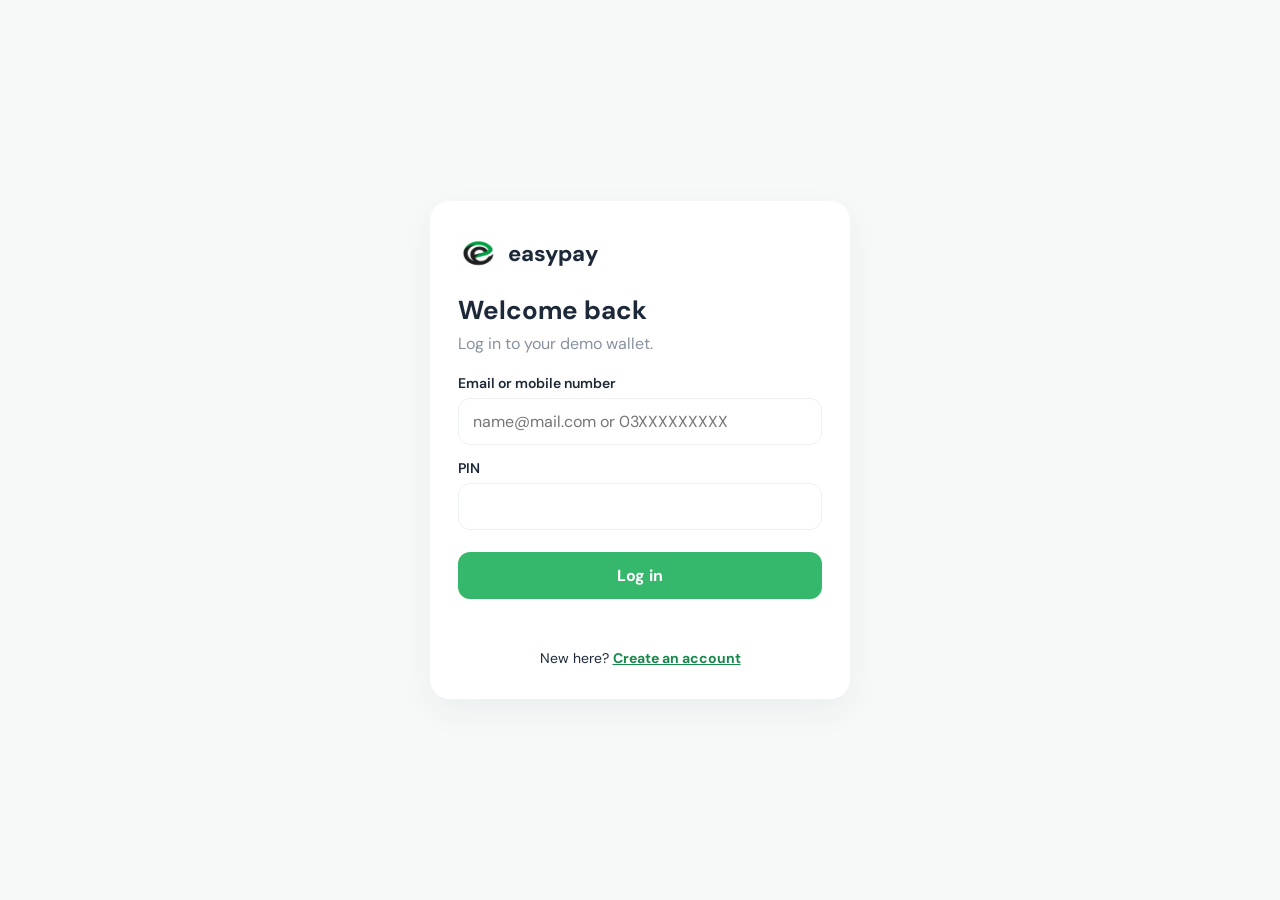
<file: src/main/webapp/login.html>
<!DOCTYPE html>
<html lang="en">
<head>
  <meta charset="UTF-8">
  <meta name="viewport" content="width=device-width, initial-scale=1.0">
  <title>Easypay | Log in</title>
  <link rel="stylesheet" href="style.css">
  <link rel="stylesheet" href="auth.css">
  <script src="auth.js" defer></script>
</head>
<body>
  <main class="auth-page">
    <section class="auth-card">
      <div class="auth-brand">
        <img src="easypay-logo.png" alt="Easypay logo">
        <span>easypay</span>
      </div>
      <h1>Welcome back</h1>
      <p>Log in to your demo wallet.</p>

      <form id="loginForm">
        <label for="identifier">Email or mobile number</label>
        <input id="identifier" name="identifier" type="text"
               placeholder="name@mail.com or 03XXXXXXXXX"
               autocomplete="username" required>

        <label for="pin">PIN</label>
        <input id="pin" name="pin" type="password" inputmode="numeric"
               maxlength="5" autocomplete="current-password" required>

        <button class="auth-button" type="submit">Log in</button>
        <div class="auth-message" id="authMessage"></div>
      </form>

      <div class="auth-switch">
        New here? <a href="register.html">Create an account</a>
      </div>
    </section>
  </main>
</body>
</html>
</file>
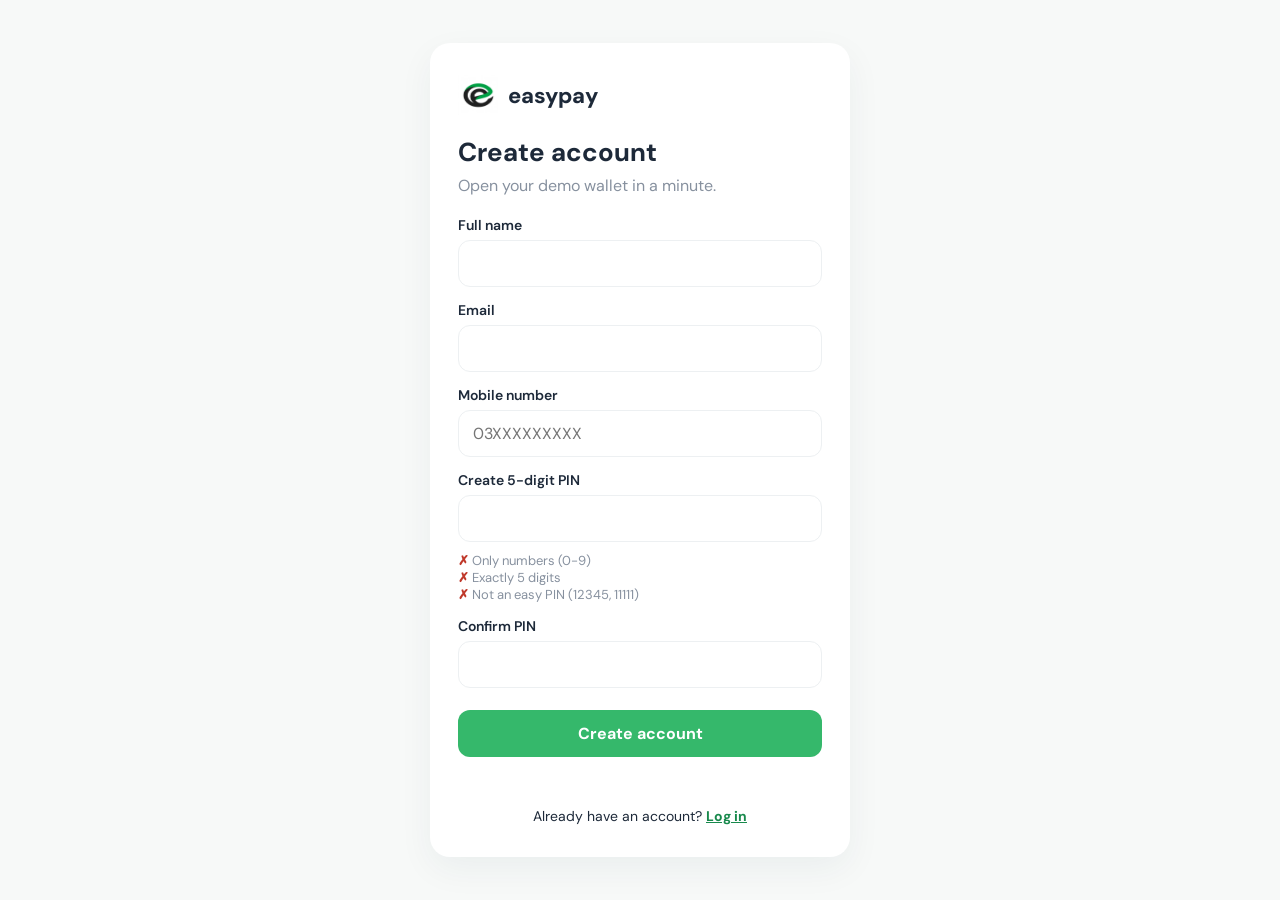
<file: src/main/webapp/register.html>
<!DOCTYPE html>
<html lang="en">
<head>
  <meta charset="UTF-8">
  <meta name="viewport" content="width=device-width, initial-scale=1.0">
  <title>Easypay | Create account</title>
  <link rel="stylesheet" href="style.css">
  <link rel="stylesheet" href="auth.css">
  <script src="auth.js" defer></script>
</head>
<body>
  <main class="auth-page">
    <section class="auth-card">
      <div class="auth-brand">
        <img src="easypay-logo.png" alt="Easypay logo">
        <span>easypay</span>
      </div>
      <h1>Create account</h1>
      <p>Open your demo wallet in a minute.</p>

      <form id="registerForm">
        <label for="fullName">Full name</label>
        <input id="fullName" name="fullName" type="text" maxlength="100" required>

        <label for="email">Email</label>
        <input id="email" name="email" type="email" maxlength="150" required>

        <label for="phone">Mobile number</label>
        <input id="phone" name="phone" type="tel" placeholder="03XXXXXXXXX" maxlength="20" required>

        <label for="pin">Create 5-digit PIN</label>
        <input id="pin" name="pin" type="password" inputmode="numeric"
               maxlength="5" autocomplete="new-password" required>

        <ul class="rules" id="pinRules">
          <li data-rule="digits">Only numbers (0-9)</li>
          <li data-rule="length">Exactly 5 digits</li>
          <li data-rule="strong">Not an easy PIN (12345, 11111)</li>
        </ul>

        <label for="confirmPin">Confirm PIN</label>
        <input id="confirmPin" name="confirmPin" type="password" inputmode="numeric"
               maxlength="5" autocomplete="new-password" required>

        <button class="auth-button" type="submit">Create account</button>
        <div class="auth-message" id="authMessage"></div>
      </form>

      <div class="auth-switch">
        Already have an account? <a href="login.html">Log in</a>
      </div>
    </section>
  </main>
</body>
</html>
</file>
<file: src/main/webapp/style.css>
@import url('https://fonts.googleapis.com/css2?family=DM+Sans:wght@400;500;600;700;800&family=Manrope:wght@400;500;600;700;800&display=swap');

:root {
  --green: #35b86b;
  --green-dark: #18894c;
  --green-soft: #eaf8ef;
  --yellow: #f7d84a;
  --navy: #142b4a;
  --navy-soft: #eaf0f7;
  --ink: #1d2939;
  --muted: #87919f;
  --line: #edf0f2;
  --surface: #ffffff;
  --page: #f7f9f8;
  --radius: 20px;
  --shadow: 0 12px 35px rgba(27, 47, 68, .055);
}

/* ==============================
   GLOBAL STYLES
============================== */

* {
  box-sizing: border-box;
}

html {
  scroll-behavior: smooth;
}

body {
  margin: 0;
  background: var(--page);
  color: var(--ink);
  font-family: 'DM Sans', sans-serif;
}

button,
input {
  font: inherit;
}

button {
  cursor: pointer;
}

.app-shell {
  min-height: 100vh;
}

/* ==============================
   SIDEBAR
============================== */

.sidebar {
  width: 248px;
  background: #fff;
  border-right: 1px solid var(--line);
  position: fixed;
  inset: 0 auto 0 0;
  padding: 30px 20px 22px;
  display: flex;
  flex-direction: column;
  z-index: 20;
}

.brand {
  display: flex;
  align-items: center;
  gap: 10px;
  color: var(--navy);
  font: 800 25px Manrope, sans-serif;
  text-decoration: none;
  letter-spacing: -1.3px;
  padding: 0 10px;
}

.brand-logo {
  width: 42px;
  height: 42px;
  object-fit: contain;
  border-radius: 9px;
  flex: 0 0 auto;
}

.brand-dot {
  color: var(--green);
}

/* Mobile brand is hidden on desktop */
.mobile-brand {
  display: none;
  align-items: center;
  gap: 9px;
  width: 100%;
  text-decoration: none;
  color: var(--navy);
  font: 800 25px Manrope, sans-serif;
  letter-spacing: -1px;
}

.mobile-brand img {
  width: 43px;
  height: 43px;
  object-fit: contain;
  flex: 0 0 auto;
}

.profile-mini {
  display: flex;
  align-items: center;
  gap: 11px;
  margin: 42px 7px 29px;
  padding: 14px 10px;
  border-radius: 15px;
  background: #f8faf9;
}

.avatar,
.top-avatar {
  display: grid;
  place-items: center;
  border-radius: 50%;
  background: #f8e7a0;
  color: var(--navy);
  font-weight: 800;
}

.avatar {
  width: 39px;
  height: 39px;
}

.profile-mini strong,
.profile-mini small {
  display: block;
}

.profile-mini strong {
  font-size: 13px;
}

.profile-mini small {
  color: var(--muted);
  font-size: 11px;
  margin-top: 3px;
}

.side-nav {
  display: grid;
  gap: 7px;
}

.nav-link {
  display: flex;
  align-items: center;
  gap: 13px;
  padding: 12px 13px;
  color: #7c8794;
  text-decoration: none;
  border-radius: 11px;
  font-size: 13px;
  font-weight: 600;
  transition: .2s ease;
}

.nav-link:hover,
.nav-link.active {
  background: #edf8f1;
  color: var(--green-dark);
}

.nav-icon {
  width: 19px;
  text-align: center;
  font-size: 17px;
}

.sidebar-bottom {
  margin-top: auto;
}

.help-card {
  background: #f4f7fa;
  padding: 17px;
  border-radius: 15px;
  margin: 0 2px 20px;
}

.help-icon {
  width: 25px;
  height: 25px;
  display: grid;
  place-items: center;
  border-radius: 50%;
  background: var(--navy);
  color: white;
  font-weight: 700;
  margin-bottom: 12px;
}

.help-card strong {
  font-size: 12px;
}

.help-card p {
  font-size: 11px;
  color: var(--muted);
  line-height: 1.5;
  margin: 6px 0 10px;
}

.text-button,
.view-all {
  border: 0;
  background: none;
  color: var(--green-dark);
  font-weight: 700;
  font-size: 11px;
  padding: 0;
}

/* ==============================
   MAIN CONTENT & HEADER
============================== */

.main-content {
  margin-left: 248px;
  padding: 35px clamp(22px, 4vw, 58px) 22px;
  max-width: 1600px;
}

.topbar {
  display: flex;
  justify-content: space-between;
  align-items: center;
  margin-bottom: 29px;
}

.eyebrow {
  display: block;
  color: #9aa4ae;
  font-size: 9px;
  font-weight: 800;
  letter-spacing: 1.35px;
}

.welcome h1 {
  font: 800 clamp(23px, 2.4vw, 31px) Manrope, sans-serif;
  letter-spacing: -1.1px;
  margin: 8px 0 0;
}

.welcome h1 span {
  color: var(--green-dark);
}

.top-actions {
  display: flex;
  align-items: center;
  gap: 19px;
}

.icon-button {
  border: 1px solid var(--line);
  background: white;
  width: 40px;
  height: 40px;
  border-radius: 13px;
  font-size: 21px;
  color: var(--navy);
  position: relative;
}

.notification-button i {
  width: 6px;
  height: 6px;
  border-radius: 50%;
  background: #efbd34;
  position: absolute;
  right: 9px;
  top: 8px;
  border: 1px solid white;
}

.top-avatar {
  width: 41px;
  height: 41px;
}

.mobile-menu {
  display: none;
  border: 0;
  background: white;
  border-radius: 10px;
  width: 40px;
  height: 40px;
  color: var(--navy);
}

/* ==============================
   DASHBOARD GRID
============================== */

.dashboard-grid {
  display: grid;
  grid-template-columns: minmax(0, 1.05fr) minmax(0, 1fr);
  gap: 20px;
  align-items: stretch;
}

.balance-card,
.quick-card,
.spending-card,
.transactions-card,
.promo-card {
  border-radius: var(--radius);
  box-shadow: var(--shadow);
}

/* ==============================
   BALANCE CARD
============================== */

.balance-card {
  min-height: 235px;
  padding: 25px 27px 20px;
  color: white;
  background: linear-gradient(
    116deg,
    #188b4c 0%,
    #2eb568 68%,
    #46c77c 100%
  );
  position: relative;
  overflow: hidden;
}

.balance-top,
.balance-footer {
  display: flex;
  align-items: center;
  justify-content: space-between;
  position: relative;
  z-index: 2;
}

.balance-label {
  font-size: 9px;
  letter-spacing: 1.3px;
  font-weight: 800;
  color: rgba(255,255,255,.8);
}

.secure-pill {
  font-size: 9px;
  border: 1px solid rgba(255,255,255,.3);
  background: rgba(255,255,255,.12);
  padding: 6px 9px;
  border-radius: 30px;
}

.secure-pill span {
  color: #ffe36c;
  font-size: 8px;
  margin-right: 4px;
}

.balance-line {
  display: flex;
  align-items: center;
  gap: 15px;
  margin-top: 28px;
  position: relative;
  z-index: 2;
}

.balance-line h2 {
  font: 800 clamp(27px, 3vw, 37px) Manrope, sans-serif;
  letter-spacing: -1.3px;
  margin: 0;
}

.balance-line h2 span {
  font-size: .55em;
  opacity: .8;
}

.eye-button {
  background: rgba(255,255,255,.17);
  border: 1px solid rgba(255,255,255,.22);
  border-radius: 9px;
  color: white;
  width: 32px;
  height: 29px;
}

.balance-note {
  font-size: 11px;
  color: rgba(255,255,255,.75);
  margin: 5px 0 23px;
  position: relative;
  z-index: 2;
}

.balance-footer {
  border-top: 1px solid rgba(255,255,255,.22);
  padding-top: 13px;
  color: rgba(255,255,255,.83);
  font-size: 9px;
  letter-spacing: 1.2px;
  text-transform: uppercase;
}

.balance-footer span:last-child {
  font-size: 8px;
  letter-spacing: 1.5px;
}

.card-orb {
  position: absolute;
  border: 1px solid rgba(255,255,255,.15);
  border-radius: 50%;
}

.orb-one {
  width: 250px;
  height: 250px;
  right: -80px;
  top: -115px;
}

.orb-two {
  width: 180px;
  height: 180px;
  right: -30px;
  top: -80px;
}

/* ==============================
   QUICK ACTIONS
============================== */

.quick-card,
.spending-card,
.transactions-card {
  background: white;
  padding: 23px 24px;
}

.section-heading {
  display: flex;
  align-items: center;
  justify-content: space-between;
  margin-bottom: 20px;
}

.section-heading h2 {
  font: 800 17px Manrope, sans-serif;
  letter-spacing: -.5px;
  margin: 5px 0 0;
}

.tiny-spark {
  color: #e4bd27;
  font-size: 23px;
}

.action-grid {
  display: grid;
  grid-template-columns: repeat(4, 1fr);
  gap: 10px;
}

.action-item {
  border: 1px solid #f0f2f2;
  background: white;
  border-radius: 14px;
  padding: 13px 7px 11px;
  text-align: center;
  min-width: 0;
  transition: .2s ease;
}

.action-item:hover {
  transform: translateY(-3px);
  border-color: #cdebd8;
  box-shadow: 0 8px 18px rgba(30,140,78,.08);
}

.action-icon {
  display: grid;
  place-items: center;
  width: 39px;
  height: 39px;
  border-radius: 13px;
  margin: 0 auto 10px;
  font-size: 20px;
  font-weight: 700;
}

.send-icon {
  background: #e8f7ee;
  color: #269b59;
}

.add-icon {
  background: #fff6d9;
  color: #c89a11;
}

.bill-icon {
  background: #edf1f8;
  color: var(--navy);
}

.mobile-icon {
  background: #f1edfa;
  color: #7861b2;
}

.action-item strong,
.action-item small {
  display: block;
  white-space: nowrap;
}

.action-item strong {
  font-size: 10px;
}

.action-item small {
  font-size: 8px;
  color: #a0a8b0;
  margin-top: 5px;
}

/* ==============================
   MONTHLY OVERVIEW
============================== */

.spending-card {
  min-height: 255px;
}

.month-chip {
  font-size: 9px;
  padding: 7px 9px;
  border-radius: 8px;
  background: #f5f7f7;
  color: #7e8995;
}

.spending-numbers {
  display: flex;
  gap: 38px;
}

.spending-numbers small,
.spending-numbers strong {
  display: block;
}

.spending-numbers small {
  color: #9aa3ac;
  font-size: 9px;
  margin-bottom: 5px;
}

.spending-numbers strong {
  font-size: 12px;
}

.received {
  color: var(--green-dark);
}

.sent {
  color: var(--navy);
}

.bar-chart {
  height: 94px;
  display: flex;
  justify-content: space-around;
  align-items: end;
  border-bottom: 1px solid var(--line);
  margin-top: 13px;
  padding: 0 12px;
}

.bar-group {
  display: flex;
  align-items: end;
  gap: 4px;
  height: 100%;
  position: relative;
  padding-bottom: 17px;
}

.bar {
  display: block;
  width: 11px;
  border-radius: 4px 4px 0 0;
}

.received-bar {
  background: #45bf79;
}

.sent-bar {
  background: var(--navy);
  opacity: .82;
}

.bar-group small {
  position: absolute;
  bottom: 1px;
  left: 0;
  right: 0;
  text-align: center;
  color: #a1a9b1;
  font-size: 8px;
}

.chart-legend {
  display: flex;
  justify-content: center;
  gap: 17px;
  margin-top: 10px;
  color: #89939d;
  font-size: 8px;
}

.legend-dot {
  display: inline-block;
  width: 6px;
  height: 6px;
  border-radius: 50%;
  margin-right: 5px;
}

.green-dot {
  background: var(--green);
}

.navy-dot {
  background: var(--navy);
}

/* ==============================
   TRANSACTIONS
============================== */

.transactions-card {
  grid-column: 1 / -1;
}

.transaction-heading {
  margin-bottom: 12px;
}

.view-all {
  font-size: 10px;
}

.filter-row {
  display: flex;
  gap: 7px;
  margin-bottom: 8px;
}

.filter-chip {
  border: 0;
  background: #f5f7f7;
  color: #8c96a0;
  border-radius: 20px;
  padding: 6px 12px;
  font-size: 9px;
  font-weight: 700;
}

.filter-chip.active {
  background: var(--navy);
  color: white;
}

.transaction-row {
  display: grid;
  grid-template-columns: 37px minmax(120px, 1fr) auto 78px;
  align-items: center;
  gap: 12px;
  padding: 13px 0;
  border-bottom: 1px solid #f1f3f3;
}

.transaction-row:last-child {
  border-bottom: 0;
}

.transaction-icon {
  width: 34px;
  height: 34px;
  display: grid;
  place-items: center;
  border-radius: 11px;
  font-size: 17px;
  font-weight: 700;
}

.income {
  background: #eaf8ef;
  color: var(--green-dark);
}

.expense {
  background: #edf1f7;
  color: var(--navy);
}

.transaction-info strong,
.transaction-info small {
  display: block;
}

.transaction-info strong {
  font-size: 11px;
}

.transaction-info small {
  color: #a0a8b0;
  font-size: 9px;
  margin-top: 4px;
}

.transaction-amount {
  font-size: 11px;
  white-space: nowrap;
}

.positive {
  color: var(--green-dark);
}

.status {
  justify-self: end;
  color: #26965a;
  background: #eff9f2;
  border-radius: 20px;
  padding: 5px 8px;
  font-size: 8px;
}

.demo-note {
  color: #a0a8b0;
  font-size: 9px;
  margin: 9px 0 0;
}

/* ==============================
   PROMOTIONAL CARD
============================== */

.promo-card {
  min-height: 205px;
  background: #f4f6f8;
  overflow: hidden;
  position: relative;
  display: flex;
  align-items: center;
  padding: 23px 28px;
}

.promo-content {
  position: relative;
  z-index: 2;
}

.promo-tag {
  color: var(--green-dark);
  letter-spacing: 1.3px;
  font-size: 8px;
  font-weight: 800;
}

.promo-content h2 {
  font: 800 21px Manrope, sans-serif;
  color: var(--navy);
  line-height: 1.22;
  margin: 9px 0 7px;
}

.promo-content h2 em {
  color: var(--green-dark);
  font-style: normal;
}

.promo-content p {
  font-size: 9px;
  color: #8b96a1;
  margin: 0 0 13px;
}

.promo-button {
  background: var(--navy);
  color: white;
  border: 0;
  border-radius: 8px;
  padding: 9px 12px;
  font-size: 9px;
  font-weight: 700;
}

.promo-art {
  position: absolute;
  right: 20px;
  top: 0;
  bottom: 0;
  width: 43%;
  display: grid;
  place-items: center;
}

.art-circle {
  width: 150px;
  height: 150px;
  border-radius: 50%;
  background: #fff;
  display: grid;
  place-items: center;
  overflow: hidden;
  transform: rotate(-8deg);
  box-shadow: 12px 15px 0 rgba(20,43,74,.08);
}

.art-circle img {
  width: 92%;
  height: 92%;
  object-fit: contain;
  border-radius: 50%;
}

.art-spark {
  position: absolute;
  color: var(--green-dark);
  font-size: 26px;
}

.spark-a {
  top: 23px;
  right: 20px;
}

.spark-b {
  bottom: 25px;
  left: 13px;
  color: #d2a91f;
}

/* ==============================
   FOOTER
============================== */

.page-footer {
  display: flex;
  justify-content: space-between;
  gap: 10px;
  color: #a4acb4;
  font-size: 9px;
  padding: 24px 3px 0;
}

.page-footer b {
  color: #d8b62b;
}

/* ==============================
   MODAL
============================== */

.modal-backdrop {
  position: fixed;
  inset: 0;
  background: rgba(10,24,40,.48);
  display: grid;
  place-items: center;
  padding: 18px;
  z-index: 50;
}

.modal-backdrop[hidden] {
  display: none;
}

.action-modal {
  width: min(100%, 410px);
  background: white;
  border-radius: 22px;
  padding: 29px;
  position: relative;
  box-shadow: 0 25px 70px rgba(0,0,0,.2);
}

.modal-close {
  position: absolute;
  top: 15px;
  right: 17px;
  border: 0;
  background: #f3f5f5;
  border-radius: 50%;
  width: 30px;
  height: 30px;
  font-size: 21px;
  color: var(--navy);
}

.modal-symbol {
  display: grid;
  place-items: center;
  width: 44px;
  height: 44px;
  border-radius: 14px;
  background: var(--green-soft);
  color: var(--green-dark);
  font-size: 23px;
  margin-bottom: 17px;
}

.action-modal h2 {
  font: 800 24px Manrope;
  margin: 6px 0;
  color: var(--navy);
}

.action-modal p {
  color: #8c96a0;
  font-size: 12px;
  line-height: 1.5;
  margin: 0 0 20px;
}

.action-modal label {
  display: block;
  font-size: 10px;
  font-weight: 700;
  margin: 13px 0 7px;
}

.action-modal input {
  width: 100%;
  border: 1px solid #e4e9e8;
  border-radius: 10px;
  padding: 12px;
  outline: 0;
  font-size: 12px;
}

.action-modal input:focus {
  border-color: var(--green);
  box-shadow: 0 0 0 3px rgba(53,184,107,.12);
}

.submit-button {
  width: 100%;
  border: 0;
  background: var(--navy);
  color: white;
  padding: 13px;
  border-radius: 10px;
  margin-top: 19px;
  font-size: 12px;
  font-weight: 700;
}

.submit-button span {
  float: right;
}

.modal-disclaimer {
  display: block;
  color: #a1a9b1;
  font-size: 9px;
  line-height: 1.5;
  margin-top: 13px;
}

/* ==============================
   TOAST NOTIFICATION
============================== */

.toast {
  position: fixed;
  bottom: 22px;
  left: 50%;
  transform: translate(-50%, 20px);
  opacity: 0;
  pointer-events: none;
  background: var(--navy);
  color: white;
  border-radius: 10px;
  padding: 12px 17px;
  font-size: 11px;
  box-shadow: var(--shadow);
  transition: .25s ease;
  z-index: 80;
  max-width: calc(100% - 30px);
  text-align: center;
}

.toast.show {
  opacity: 1;
  transform: translate(-50%, 0);
}

/* ==============================
   ACCESSIBILITY
============================== */

button:focus-visible,
a:focus-visible {
  outline: 3px solid #e3bd28;
  outline-offset: 3px;
}

/* ==============================
   LARGE SCREENS
============================== */

@media (min-width: 1450px) {
  .dashboard-grid {
    grid-template-columns: 1.05fr 1fr;
  }

  .balance-card {
    min-height: 255px;
  }
}

/* ==============================
   TABLETS
============================== */

@media (max-width: 1050px) {
  .sidebar {
    width: 215px;
  }

  .main-content {
    margin-left: 215px;
    padding-inline: 25px;
  }

  .dashboard-grid {
    gap: 15px;
  }

  .quick-card,
  .spending-card,
  .transactions-card {
    padding: 20px;
  }

  .action-grid {
    grid-template-columns: repeat(2, 1fr);
  }

  .action-item {
    padding: 10px 5px;
  }
}

/* ==============================
   MOBILE DEVICES
============================== */

@media (max-width: 760px) {

  /* Sidebar mobile menu */
  .sidebar {
    transform: translateX(-100%);
    transition: transform .25s ease;
    box-shadow: 12px 0 30px rgba(20,43,74,.08);
  }

  .sidebar.open {
    transform: translateX(0);
  }

  /* Main layout */
  .main-content {
    margin-left: 0;
    padding: 20px 17px;
  }

  /* Header layout */
  .topbar {
    display: flex;
    flex-wrap: wrap;
    gap: 12px;
    margin-bottom: 22px;
  }

  /* Logo and name at the very top */
  .mobile-brand {
    display: flex;
    order: -1;
    width: 100%;
    margin-bottom: 5px;
  }

  .mobile-brand img {
    width: 45px;
    height: 45px;
  }

  .mobile-brand span {
    font-size: 25px;
  }

  /* Menu button */
  .mobile-menu {
    display: block;
    flex: 0 0 40px;
  }

  /* Welcome text */
  .welcome {
    flex: 1;
    min-width: 0;
  }

  .welcome .eyebrow {
    font-size: 7px;
  }

  .welcome h1 {
    font-size: 21px;
  }

  /* Profile and notification */
  .top-actions {
    gap: 9px;
  }

  .top-avatar {
    width: 36px;
    height: 36px;
  }

  /* Single column dashboard */
  .dashboard-grid {
    grid-template-columns: 1fr;
  }

  .transactions-card {
    grid-column: auto;
  }

  .balance-card {
    min-height: 220px;
  }

  .quick-card {
    padding: 20px;
  }

  .action-grid {
    grid-template-columns: repeat(4, 1fr);
  }

  .promo-card {
    min-height: 190px;
  }

  .page-footer {
    flex-direction: column;
    padding-top: 18px;
  }
}

/* ==============================
   SMALL MOBILE DEVICES
============================== */

@media (max-width: 430px) {

  .main-content {
    padding-inline: 12px;
  }

  .mobile-brand {
    gap: 8px;
  }

  .mobile-brand img {
    width: 41px;
    height: 41px;
  }

  .mobile-brand span {
    font-size: 23px;
  }

  .welcome h1 {
    font-size: 18px;
  }

  .welcome .eyebrow {
    letter-spacing: .7px;
    font-size: 6px;
  }

  .top-actions {
    gap: 7px;
  }

  .icon-button {
    width: 35px;
    height: 35px;
  }

  .top-avatar {
    width: 34px;
    height: 34px;
  }

  .balance-card {
    padding: 21px 19px;
  }

  .balance-line h2 {
    font-size: 28px;
  }

  .quick-card,
  .spending-card,
  .transactions-card {
    padding: 18px 15px;
  }

  .action-grid {
    gap: 6px;
  }

  .action-item {
    padding: 10px 3px;
  }

  .action-item strong {
    font-size: 8px;
  }

  .action-item small {
    font-size: 7px;
  }

  .action-icon {
    width: 34px;
    height: 34px;
  }

  .transaction-row {
    grid-template-columns: 32px minmax(95px, 1fr) auto;
    gap: 8px;
  }

  .transaction-icon {
    width: 30px;
    height: 30px;
  }

  .transaction-info strong {
    font-size: 10px;
  }

  .transaction-info small {
    font-size: 8px;
  }

  .transaction-amount {
    font-size: 9px;
  }

  .status {
    display: none;
  }

  .promo-art {
    right: 5px;
    width: 40%;
  }

  .art-circle {
    width: 112px;
    height: 112px;
  }

  .promo-content h2 {
    font-size: 18px;
  }

  .promo-content p {
    max-width: 180px;
    line-height: 1.4;
  }
}

/* ==============================
   REDUCED MOTION
============================== */

@media (prefers-reduced-motion: reduce) {
  *,
  *::before,
  *::after {
    scroll-behavior: auto !important;
    transition-duration: .01ms !important;
    animation-duration: .01ms !important;
  }
}
</file>
<file: src/main/webapp/auth.css>
.auth-page {
  min-height: 100vh;
  display: flex;
  align-items: center;
  justify-content: center;
  padding: 24px;
}
.auth-card {
  width: 100%;
  max-width: 420px;
  background: var(--surface);
  border-radius: var(--radius);
  box-shadow: var(--shadow);
  padding: 32px 28px;
}
.auth-brand {
  display: flex;
  align-items: center;
  gap: 10px;
  font-weight: 800;
  font-size: 22px;
  margin-bottom: 20px;
}
.auth-brand img { width: 40px; height: 40px; }
.auth-card h1 { margin: 0 0 6px; font-size: 26px; }
.auth-card p { margin: 0 0 20px; color: var(--muted); }
.auth-card label {
  display: block;
  margin: 14px 0 6px;
  font-weight: 600;
  font-size: 14px;
}
.auth-card input {
  width: 100%;
  padding: 12px 14px;
  border: 1px solid var(--line);
  border-radius: 12px;
}
.auth-card input:focus {
  outline: 2px solid var(--green);
  border-color: var(--green);
}
.auth-button {
  width: 100%;
  margin-top: 22px;
  padding: 13px;
  border: 0;
  border-radius: 12px;
  background: var(--green);
  color: #fff;
  font-weight: 700;
}
.auth-message { margin-top: 12px; font-size: 14px; min-height: 20px; }
.auth-switch { margin-top: 18px; text-align: center; font-size: 14px; }
.auth-switch a { color: var(--green-dark); font-weight: 700; }

.popup-overlay {
  position: fixed;
  inset: 0;
  background: rgba(0, 0, 0, 0.45);
  display: flex;
  align-items: center;
  justify-content: center;
  padding: 24px;
  z-index: 1000;
}
.popup-box {
  width: 100%;
  max-width: 360px;
  background: var(--surface);
  border-radius: var(--radius);
  box-shadow: var(--shadow);
  padding: 28px 24px;
  text-align: center;
}
.popup-icon {
  width: 56px;
  height: 56px;
  margin: 0 auto 14px;
  border-radius: 50%;
  background: var(--green);
  color: #fff;
  font-size: 28px;
  line-height: 56px;
}
.popup-box h2 { margin: 0 0 8px; font-size: 22px; }
.popup-box p { margin: 0 0 20px; color: var(--muted); }
.popup-box button {
  width: 100%;
  padding: 12px;
  border: 0;
  border-radius: 12px;
  background: var(--green);
  color: #fff;
  font-weight: 700;
}
.strength { margin-top: 10px; }
.strength-bar {
  height: 8px;
  background: var(--line);
  border-radius: 99px;
  overflow: hidden;
}
#strengthFill {
  display: block;
  height: 100%;
  width: 0;
  border-radius: 99px;
  transition: width 0.25s, background 0.25s;
}
#strengthFill.level-weak   { width: 25%;  background: #e74c3c; }
#strengthFill.level-medium { width: 50%;  background: #f39c12; }
#strengthFill.level-strong { width: 75%;  background: #2ecc71; }
#strengthFill.level-very   { width: 100%; background: #1e8e3e; }

.strength-label { margin-top: 6px; font-size: 13px; font-weight: 700; }
.strength-label.level-weak   { color: #e74c3c; }
.strength-label.level-medium { color: #f39c12; }
.strength-label.level-strong { color: #2ecc71; }
.strength-label.level-very   { color: #1e8e3e; }

.rules {
  list-style: none;
  padding: 0;
  margin: 10px 0 0;
  font-size: 13px;
  color: var(--muted);
}
.rules li::before { content: "✗ "; color: #c0392b; font-weight: 700; }
.rules li.met { color: #1e8e3e; }
.rules li.met::before { content: "✓ "; color: #1e8e3e; }
</file>
